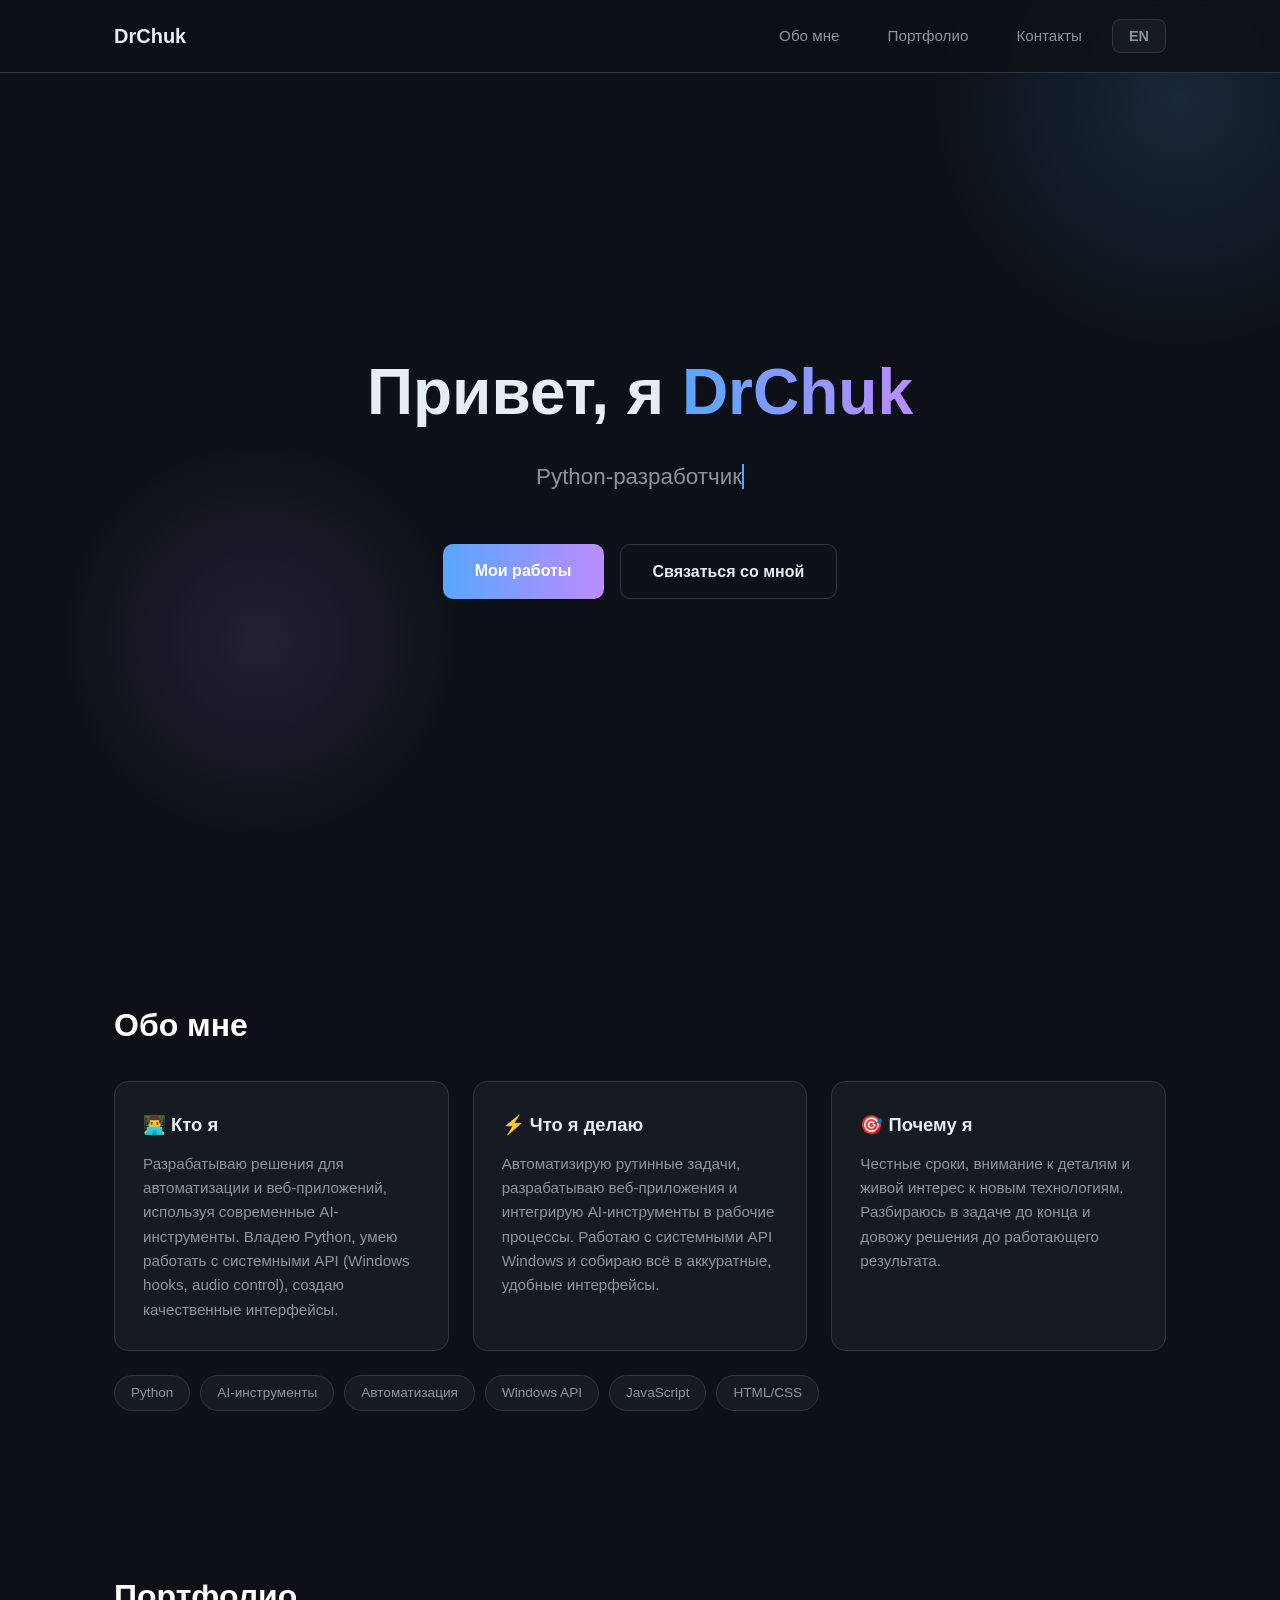
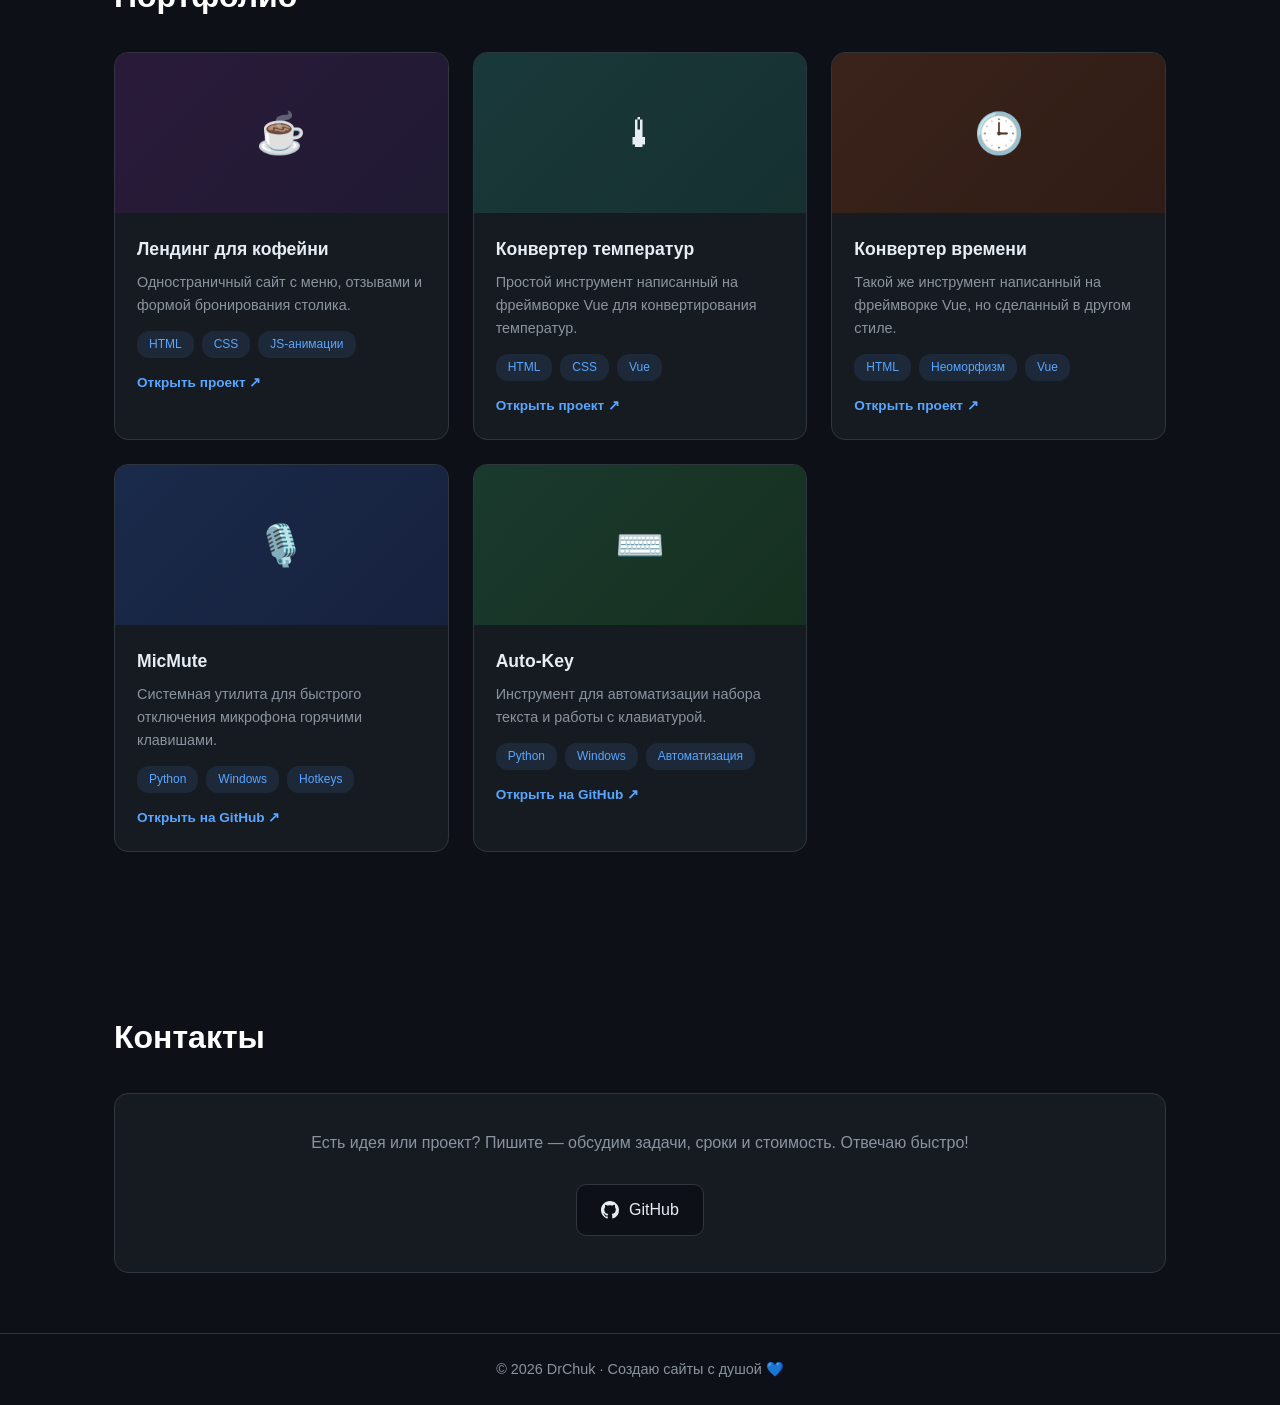
<file: index.html>
<!DOCTYPE html>
<html lang="ru">
<head>
  <meta charset="UTF-8">
  <meta name="viewport" content="width=device-width, initial-scale=1.0">
  <title>DrChuk — Разработчик | Сайты на заказ</title>

  <link rel="stylesheet" href="style.css">
</head>
<body>

  <header>
    <div class="nav">
      <a href="#home" class="logo">DrChuk</a>
      <div class="nav-right">
        <nav>
          <ul>
            <li><a href="#about" data-i18n="nav.about">Обо мне</a></li>
            <li><a href="#portfolio" data-i18n="nav.portfolio">Портфолио</a></li>
            <li><a href="#contacts" data-i18n="nav.contacts">Контакты</a></li>
          </ul>
        </nav>
        <button id="langToggle" class="lang-toggle" type="button" aria-label="Switch language">EN</button>
      </div>
    </div>
  </header>

  <!-- Главный экран -->
  <section class="hero" id="home">
    <h1><span data-i18n="hero.greeting">Привет, я</span> <em>DrChuk</em></h1>
    <p class="typing"><span id="typed"></span><span class="cursor"></span></p>
    <div class="hero-buttons">
      <a href="#portfolio" class="btn btn-primary" data-i18n="hero.work">Мои работы</a>
      <a href="#contacts" class="btn btn-outline" data-i18n="hero.contact">Связаться со мной</a>
    </div>
  </section>

  <!-- Обо мне -->
  <section id="about">
    <h2 class="reveal" data-i18n="about.title">Обо мне</h2>
    <div class="about-content">
      <div class="card reveal">
        <h3 data-i18n="about.who.title">👨‍💻 Кто я</h3>
        <p data-i18n="about.who.text">Разрабатываю решения для автоматизации и веб-приложений, используя современные AI-инструменты. Владею Python, умею работать с системными API (Windows hooks, audio control), создаю качественные интерфейсы.</p>
      </div>
      <div class="card reveal">
        <h3 data-i18n="about.doing.title">⚡ Что я делаю</h3>
        <p data-i18n="about.doing.text">Автоматизирую рутинные задачи, разрабатываю веб-приложения и интегрирую AI-инструменты в рабочие процессы. Работаю с системными API Windows и собираю всё в аккуратные, удобные интерфейсы.</p>
      </div>
      <div class="card reveal">
        <h3 data-i18n="about.why.title">🎯 Почему я</h3>
        <p data-i18n="about.why.text">Честные сроки, внимание к деталям и живой интерес к новым технологиям. Разбираюсь в задаче до конца и довожу решения до работающего результата.</p>
      </div>
    </div>
    <div class="skills reveal">
      <span class="tag" data-i18n="tag.python">Python</span>
      <span class="tag" data-i18n="tag.ai">AI-инструменты</span>
      <span class="tag" data-i18n="tag.automation">Автоматизация</span>
      <span class="tag" data-i18n="tag.win">Windows API</span>
      <span class="tag" data-i18n="tag.js">JavaScript</span>
      <span class="tag" data-i18n="tag.html">HTML/CSS</span>
    </div>
  </section>

  <!-- Портфолио -->
  <section id="portfolio">
    <h2 class="reveal" data-i18n="portfolio.title">Портфолио</h2>
    <div class="portfolio-grid">
      <a href="coffee-landing/index.html" target="_blank" rel="noopener" class="project-link">
        <article class="project reveal">
          <div class="project-thumb thumb-2">☕</div>
          <div class="project-body">
            <h3 data-i18n="project.coffee.title">Лендинг для кофейни</h3>
            <p data-i18n="project.coffee.desc">Одностраничный сайт с меню, отзывами и формой бронирования столика.</p>
            <div class="project-tags">
              <span>HTML</span><span>CSS</span><span data-i18n="tag.jsanim">JS-анимации</span>
            </div>
            <div class="project-link-hint" data-i18n="hint.open">Открыть проект ↗</div>
          </div>
        </article>
      </a>
      <a href="temp-converter/index.html" target="_blank" rel="noopener" class="project-link">
        <article class="project reveal">
          <div class="project-thumb thumb-4">🌡</div>
          <div class="project-body">
            <h3 data-i18n="project.converter.title">Конвертер температур</h3>
            <p data-i18n="project.converter.desc">Простой инструмент написанный на фреймворке Vue для конвертирования температур.</p>
            <div class="project-tags">
              <span>HTML</span><span>CSS</span><span>Vue</span>
            </div>
            <div class="project-link-hint" data-i18n="hint.open">Открыть проект ↗</div>
          </div>
        </article>
      </a>
      <a href="time-convert/index.html" target="_blank" rel="noopener" class="project-link">
        <article class="project reveal">
          <div class="project-thumb thumb-5">🕒</div>
          <div class="project-body">
            <h3 data-i18n="project.time-conver.title">Конвертер времени</h3>
            <p data-i18n="project.time-convert.desc">Такой же инструмент написанный на фреймворке Vue, но сделанный в другом стиле.</p>
            <div class="project-tags">
              <span>HTML</span><span data-i18n="tag.neumorphism">Неоморфизм</span><span>Vue</span>
            </div>
            <div class="project-link-hint" data-i18n="hint.open">Открыть проект ↗</div>
          </div>
        </article>
      </a>
      <a href="https://github.com/DrChuk/MicMute" target="_blank" rel="noopener" class="project-link">
        <article class="project reveal">
          <div class="project-thumb thumb-1">🎙️</div>
          <div class="project-body">
            <h3>MicMute</h3>
            <p data-i18n="project.mic.desc">Системная утилита для быстрого отключения микрофона горячими клавишами.</p>
            <div class="project-tags">
              <span>Python</span><span>Windows</span><span>Hotkeys</span>
            </div>
            <div class="project-link-hint" data-i18n="hint.github">Открыть на GitHub ↗</div>
          </div>
        </article>
      </a>
      <a href="https://github.com/DrChuk/Auto-Key" target="_blank" rel="noopener" class="project-link">
        <article class="project reveal">
          <div class="project-thumb thumb-3">⌨️</div>
          <div class="project-body">
            <h3>Auto-Key</h3>
            <p data-i18n="project.key.desc">Инструмент для автоматизации набора текста и работы с клавиатурой.</p>
            <div class="project-tags">
              <span>Python</span><span>Windows</span><span data-i18n="tag.automation">Автоматизация</span>
            </div>
            <div class="project-link-hint" data-i18n="hint.github">Открыть на GitHub ↗</div>
          </div>
        </article>
      </a>
    </div>
  </section>

  <!-- Контакты -->
  <section id="contacts">
    <h2 class="reveal" data-i18n="contacts.title">Контакты</h2>
    <div class="contacts-wrapper reveal">
      <p data-i18n="contacts.text">Есть идея или проект? Пишите — обсудим задачи, сроки и стоимость. Отвечаю быстро!</p>
      <div class="contact-links">
        <a href="https://github.com/DrChuk" target="_blank" rel="noopener" class="contact-link"><svg width="18" height="18" viewBox="0 0 16 16" fill="currentColor" aria-hidden="true"><path d="M8 0C3.58 0 0 3.58 0 8c0 3.54 2.29 6.53 5.47 7.59.4.07.55-.17.55-.38 0-.19-.01-.82-.01-1.49-2.01.37-2.53-.49-2.69-.94-.09-.23-.48-.94-.82-1.13-.28-.15-.68-.52-.01-.53.63-.01 1.08.58 1.23.82.72 1.21 1.87.87 2.33.66.07-.52.28-.87.51-1.07-1.78-.2-3.64-.89-3.64-3.95 0-.87.31-1.59.82-2.15-.08-.2-.36-1.02.08-2.12 0 0 .67-.21 2.2.82.64-.18 1.32-.27 2-.27s1.36.09 2 .27c1.53-1.04 2.2-.82 2.2-.82.44 1.1.16 1.92.08 2.12.51.56.82 1.27.82 2.15 0 3.07-1.87 3.75-3.65 3.95.29.25.54.73.54 1.48 0 1.07-.01 1.93-.01 2.2 0 .21.15.46.55.38A8.01 8.01 0 0 0 16 8c0-4.42-3.58-8-8-8z"/></svg> <span data-i18n="contacts.github">GitHub</span></a>
      </div>
    </div>
  </section>

  <footer>
    <span data-i18n="footer">© 2026 DrChuk · Создаю сайты с душой 💙</span>
  </footer>

  <button id="toTop" title="Наверх">↑</button>

  <script src="script.js" defer></script>
</body>
</html>
</file>
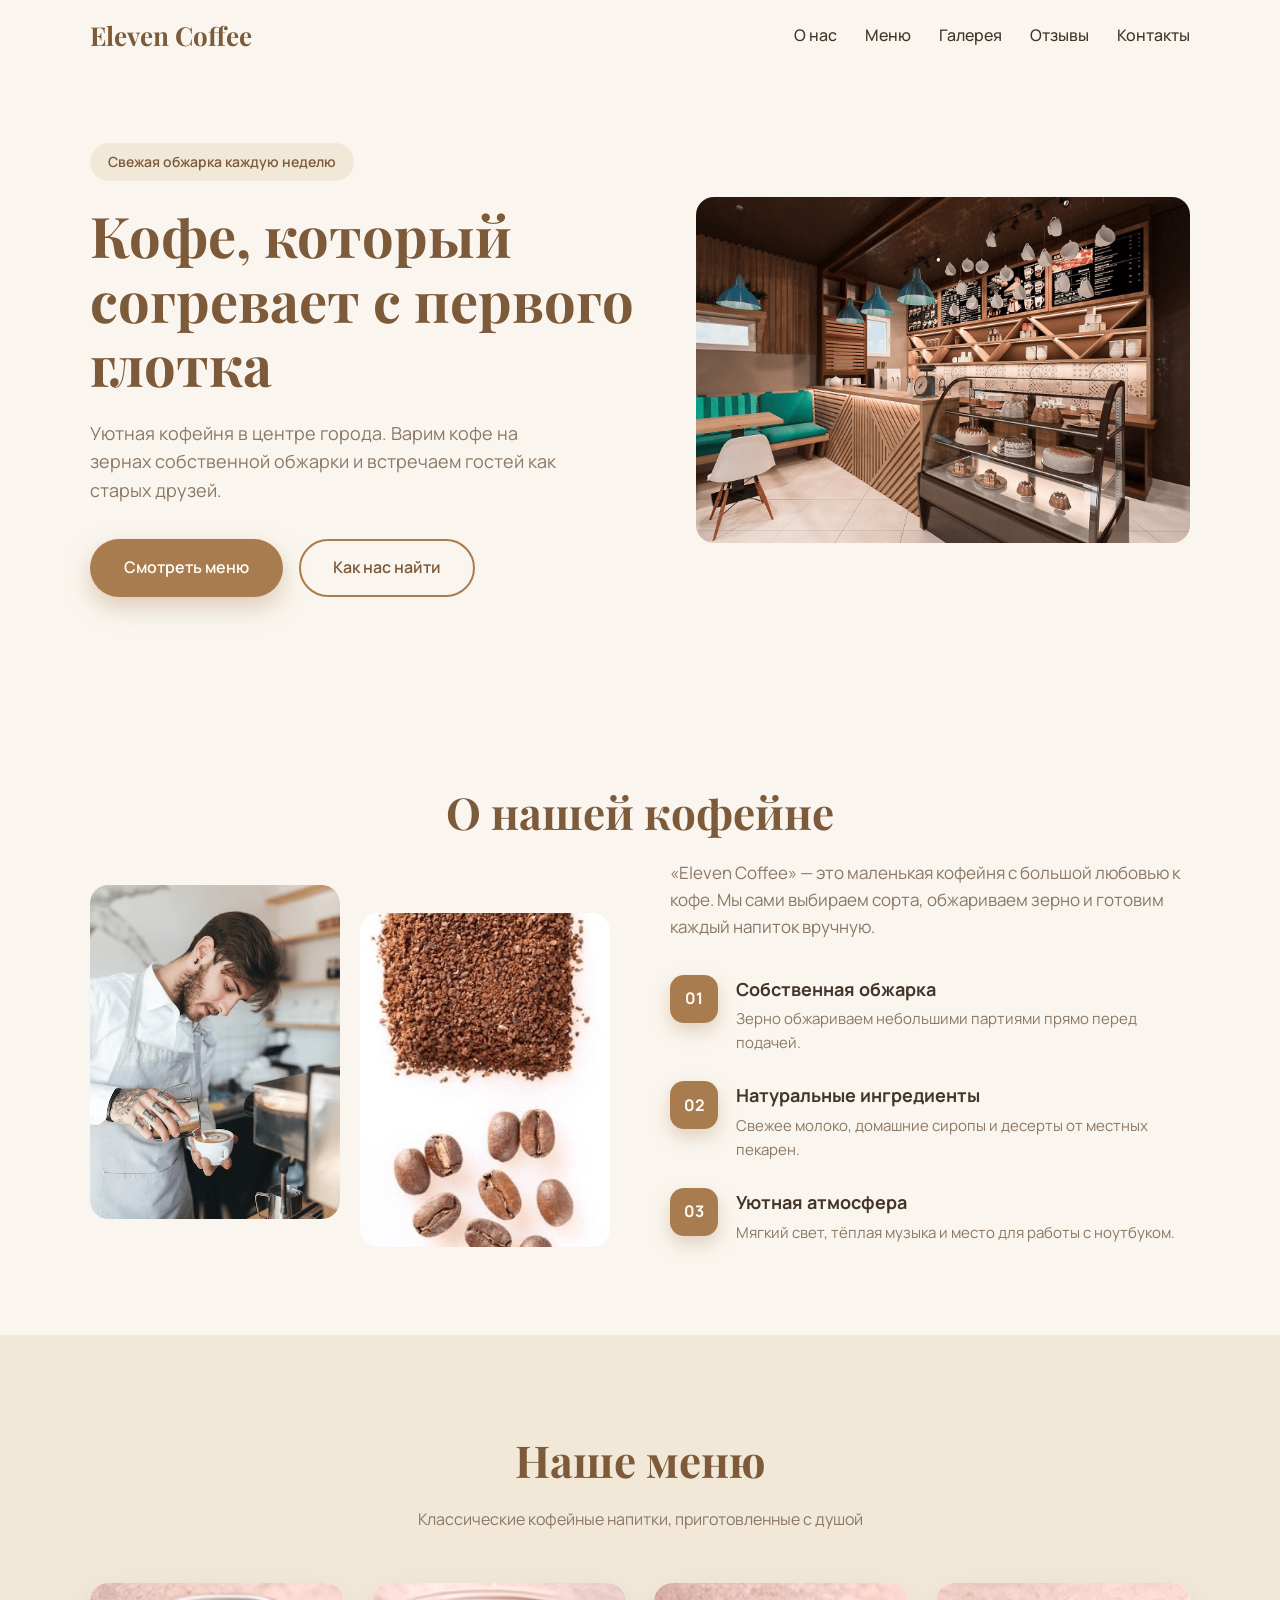
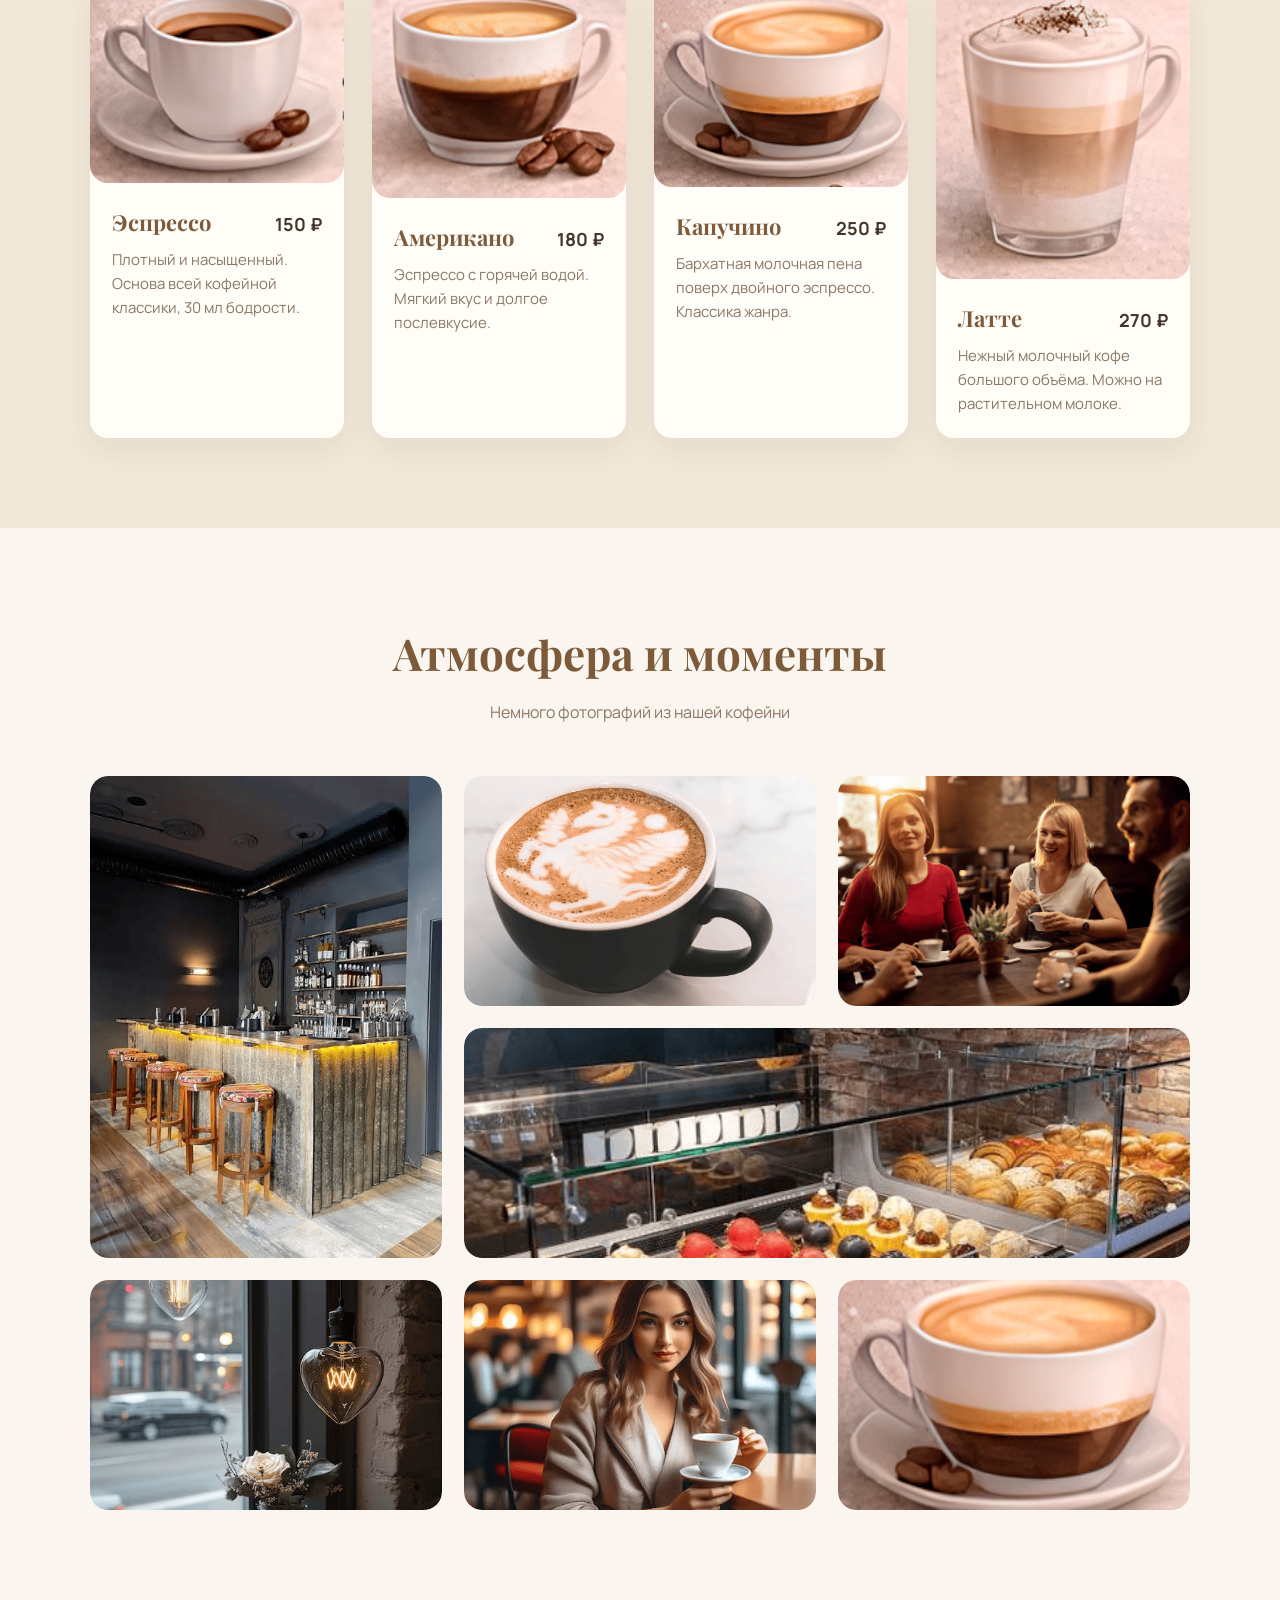
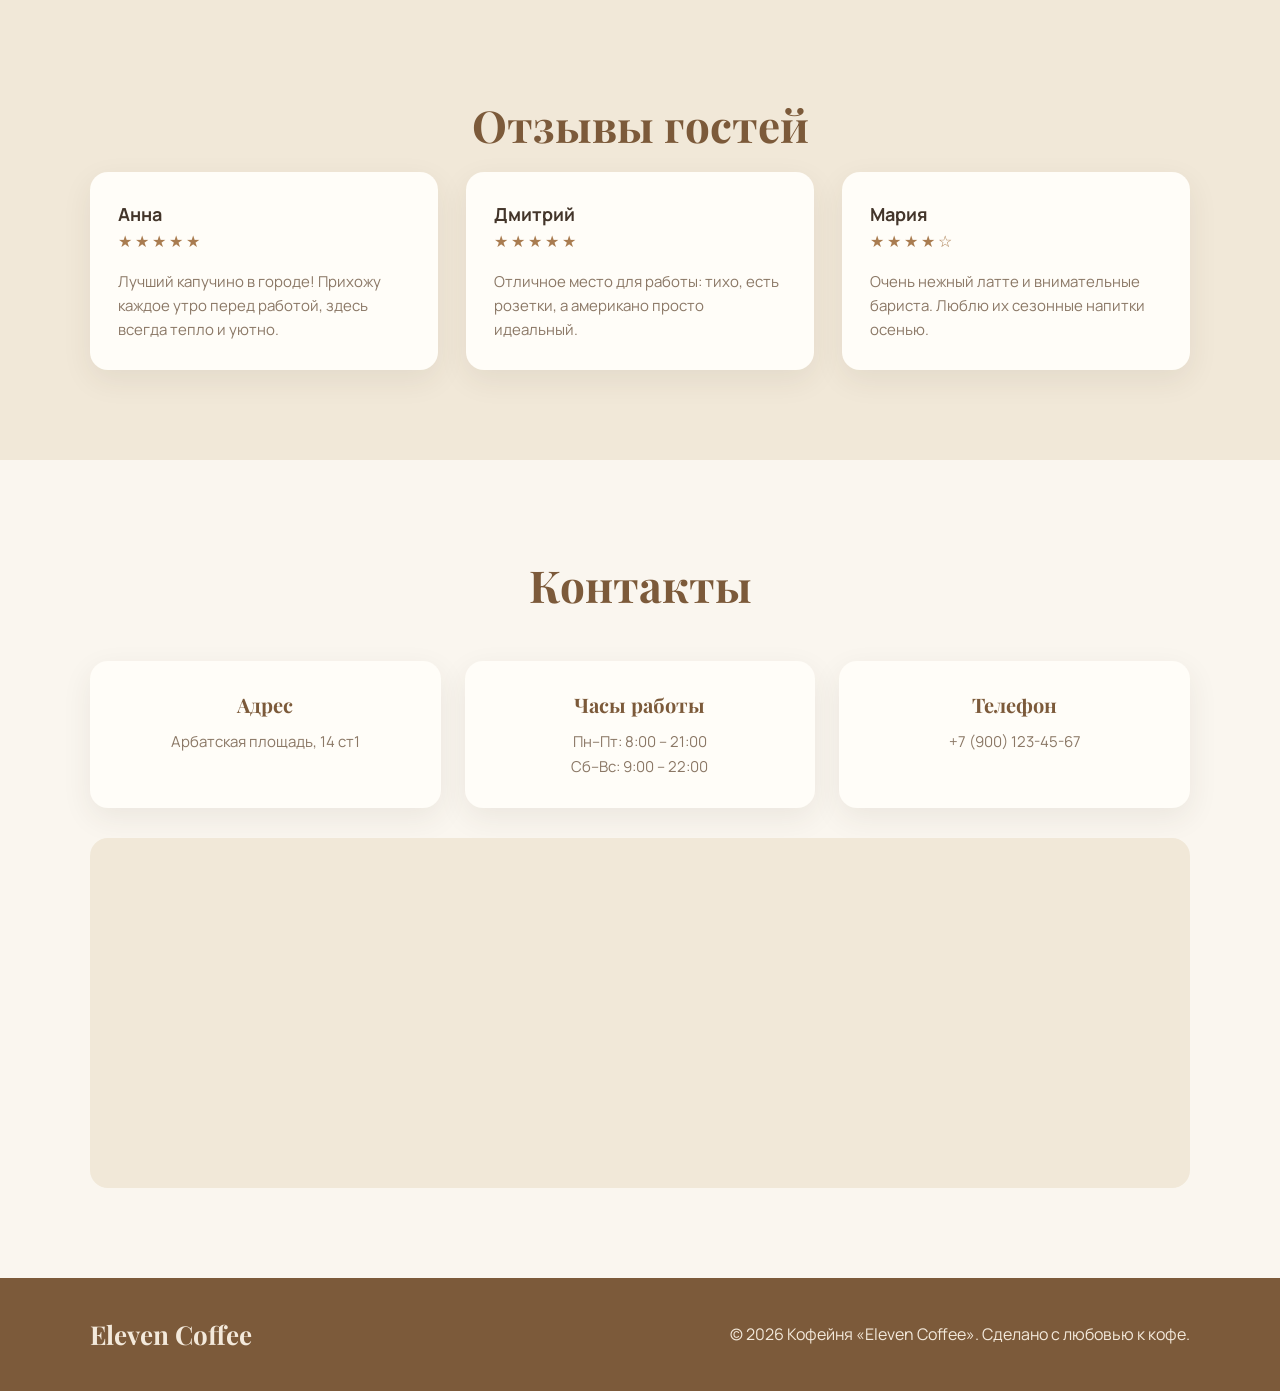
<file: coffee-landing/index.html>
<!DOCTYPE html>
<html lang="ru">
<head>
  <meta charset="UTF-8">
  <meta name="viewport" content="width=device-width, initial-scale=1.0">
  <title>Кофейня «Eleven Coffee»</title>
  <link rel="preconnect" href="https://fonts.googleapis.com">
  <link rel="preconnect" href="https://fonts.gstatic.com" crossorigin>
  <link href="https://fonts.googleapis.com/css2?family=Playfair+Display:wght@500;600;700&family=Manrope:wght@400;500;600;700&display=swap" rel="stylesheet">
  <link rel="stylesheet" href="style.css">
</head>
<body>

  <header class="header" id="header">
    <div class="container header__inner">
      <a href="#hero" class="logo">Eleven Coffee</a>
      <nav class="nav" id="nav">
        <a href="#about" class="nav__link">О нас</a>
        <a href="#menu" class="nav__link">Меню</a>
        <a href="#gallery" class="nav__link">Галерея</a>
        <a href="#reviews" class="nav__link">Отзывы</a>
        <a href="#contacts" class="nav__link">Контакты</a>
      </nav>
      <button class="burger" id="burger" aria-label="Меню">
        <span></span><span></span><span></span>
      </button>
    </div>
  </header>

  <main>

    <section class="hero" id="hero">
      <div class="container hero__inner">
        <div class="hero__content reveal">
          <p class="hero__tag">Свежая обжарка каждую неделю</p>
          <h1 class="hero__title">Кофе, который согревает с первого глотка</h1>
          <p class="hero__text">Уютная кофейня в центре города. Варим кофе на зернах собственной обжарки и встречаем гостей как старых друзей.</p>
          <div class="hero__actions">
            <a href="#menu" class="btn btn_primary">Смотреть меню</a>
            <a href="#contacts" class="btn btn_ghost">Как нас найти</a>
          </div>
        </div>
        <div class="hero__photo reveal">
          <div class="photo photo_hero"><img src="уютный интерьер кофейни.png" alt="Уютный интерьер кофейни"></div>
        </div>
      </div>
    </section>

    <section class="about section" id="about">
      <div class="container">
        <h2 class="section__title reveal">О нашей кофейне</h2>
        <div class="about__inner">
          <div class="about__photos">
            <div class="photo reveal"><img src="бариста за работой.png" alt="Бариста за работой"></div>
            <div class="photo reveal"><img src="1зерна и помол.png" alt="Зёрна и помол"></div>
          </div>
          <div class="about__content reveal">
            <p>«Eleven Coffee» — это маленькая кофейня с большой любовью к кофе. Мы сами выбираем сорта, обжариваем зерно и готовим каждый напиток вручную.</p>
            <ul class="features">
              <li class="feature">
                <div class="feature__icon">01</div>
                <div>
                  <h3>Собственная обжарка</h3>
                  <p>Зерно обжариваем небольшими партиями прямо перед подачей.</p>
                </div>
              </li>
              <li class="feature">
                <div class="feature__icon">02</div>
                <div>
                  <h3>Натуральные ингредиенты</h3>
                  <p>Свежее молоко, домашние сиропы и десерты от местных пекарен.</p>
                </div>
              </li>
              <li class="feature">
                <div class="feature__icon">03</div>
                <div>
                  <h3>Уютная атмосфера</h3>
                  <p>Мягкий свет, тёплая музыка и место для работы с ноутбуком.</p>
                </div>
              </li>
            </ul>
          </div>
        </div>
      </div>
    </section>

    <section class="menu section section_alt" id="menu">
      <div class="container">
        <h2 class="section__title reveal">Наше меню</h2>
        <p class="section__subtitle reveal">Классические кофейные напитки, приготовленные с душой</p>
        <div class="menu__grid">

          <article class="menu-card reveal">
            <div class="photo menu-card__photo"><img src="Эспрессо.png" alt="Эспрессо"></div>
            <div class="menu-card__body">
              <div class="menu-card__row">
                <h3>Эспрессо</h3>
                <span class="menu-card__price">150 ₽</span>
              </div>
              <p>Плотный и насыщенный. Основа всей кофейной классики, 30 мл бодрости.</p>
            </div>
          </article>

          <article class="menu-card reveal">
            <div class="photo menu-card__photo"><img src="Американо.png" alt="Американо"></div>
            <div class="menu-card__body">
              <div class="menu-card__row">
                <h3>Американо</h3>
                <span class="menu-card__price">180 ₽</span>
              </div>
              <p>Эспрессо с горячей водой. Мягкий вкус и долгое послевкусие.</p>
            </div>
          </article>

          <article class="menu-card reveal">
            <div class="photo menu-card__photo"><img src="Капучино.png" alt="Капучино"></div>
            <div class="menu-card__body">
              <div class="menu-card__row">
                <h3>Капучино</h3>
                <span class="menu-card__price">250 ₽</span>
              </div>
              <p>Бархатная молочная пена поверх двойного эспрессо. Классика жанра.</p>
            </div>
          </article>

          <article class="menu-card reveal">
            <div class="photo menu-card__photo"><img src="Латте.png" alt="Латте"></div>
            <div class="menu-card__body">
              <div class="menu-card__row">
                <h3>Латте</h3>
                <span class="menu-card__price">270 ₽</span>
              </div>
              <p>Нежный молочный кофе большого объёма. Можно на растительном молоке.</p>
            </div>
          </article>

        </div>
      </div>
    </section>

    <section class="gallery section" id="gallery">
      <div class="container">
        <h2 class="section__title reveal">Атмосфера и моменты</h2>
        <p class="section__subtitle reveal">Немного фотографий из нашей кофейни</p>
        <div class="gallery__grid">
          <div class="photo photo_tall reveal"><img src="стойка бара.png" alt="Стойка бара"></div>
          <div class="photo reveal"><img src="латте арт.png" alt="Латте-арт"></div>
          <div class="photo reveal"><img src="гости в кофейне.png" alt="Гости в кофейне"></div>
          <div class="photo photo_wide reveal"><img src="десертная витрина.png" alt="Десертная витрина"></div>
          <div class="photo reveal"><img src="Утренний свет у окна.png" alt="Утренний свет у окна"></div>
          <div class="photo reveal"><img src="девушка в кофейне.png" alt="Девушка в кофейне"></div>
          <div class="photo reveal"><img src="Капучино.png" alt="Капучино"></div>
        </div>
      </div>
    </section>

    <section class="reviews section section_alt" id="reviews">
      <div class="container">
        <h2 class="section__title reveal">Отзывы гостей</h2>
        <div class="reviews__grid">
          <article class="review reveal">
            <div class="review__head">
              <div>
                <h3>Анна</h3>
                <div class="review__stars">★★★★★</div>
              </div>
            </div>
            <p>Лучший капучино в городе! Прихожу каждое утро перед работой, здесь всегда тепло и уютно.</p>
          </article>
          <article class="review reveal">
            <div class="review__head">
              <div>
                <h3>Дмитрий</h3>
                <div class="review__stars">★★★★★</div>
              </div>
            </div>
            <p>Отличное место для работы: тихо, есть розетки, а американо просто идеальный.</p>
          </article>
          <article class="review reveal">
            <div class="review__head">
              <div>
                <h3>Мария</h3>
                <div class="review__stars">★★★★☆</div>
              </div>
            </div>
            <p>Очень нежный латте и внимательные бариста. Люблю их сезонные напитки осенью.</p>
          </article>
        </div>
      </div>
    </section>

    <section class="contacts section" id="contacts">
      <div class="container">
        <h2 class="section__title reveal">Контакты</h2>
        <div class="contacts__cards reveal">
          <div class="contacts__item">
            <h3>Адрес</h3>
            <p>Арбатская площадь, 14 ст1</p>
          </div>
          <div class="contacts__item">
            <h3>Часы работы</h3>
            <p>Пн–Пт: 8:00 – 21:00<br>Сб–Вс: 9:00 – 22:00</p>
          </div>
          <div class="contacts__item">
            <h3>Телефон</h3>
            <p>+7 (900) 123-45-67</p>
          </div>
        </div>
        <div class="contacts__map reveal">
          <iframe src="https://yandex.ru/map-widget/v1/?ll=37.6006%2C55.7485&z=17&text=Eleven%20Coffee%2C%20%D0%90%D1%80%D0%B1%D0%B0%D1%82%D1%81%D0%BA%D0%B0%D1%8F%20%D0%BF%D0%BB%D0%BE%D1%89%D0%B0%D0%B4%D1%8C%2C%2014%20%D1%81%D1%821" allowfullscreen="true" loading="lazy"></iframe>
        </div>
      </div>
    </section>

  </main>

  <footer class="footer">
    <div class="container footer__inner">
      <a href="#hero" class="logo logo_footer">Eleven Coffee</a>
      <p>© 2026 Кофейня «Eleven Coffee». Сделано с любовью к кофе.</p>
    </div>
  </footer>

  <script src="script.js"></script>
</body>
</html>
</file>
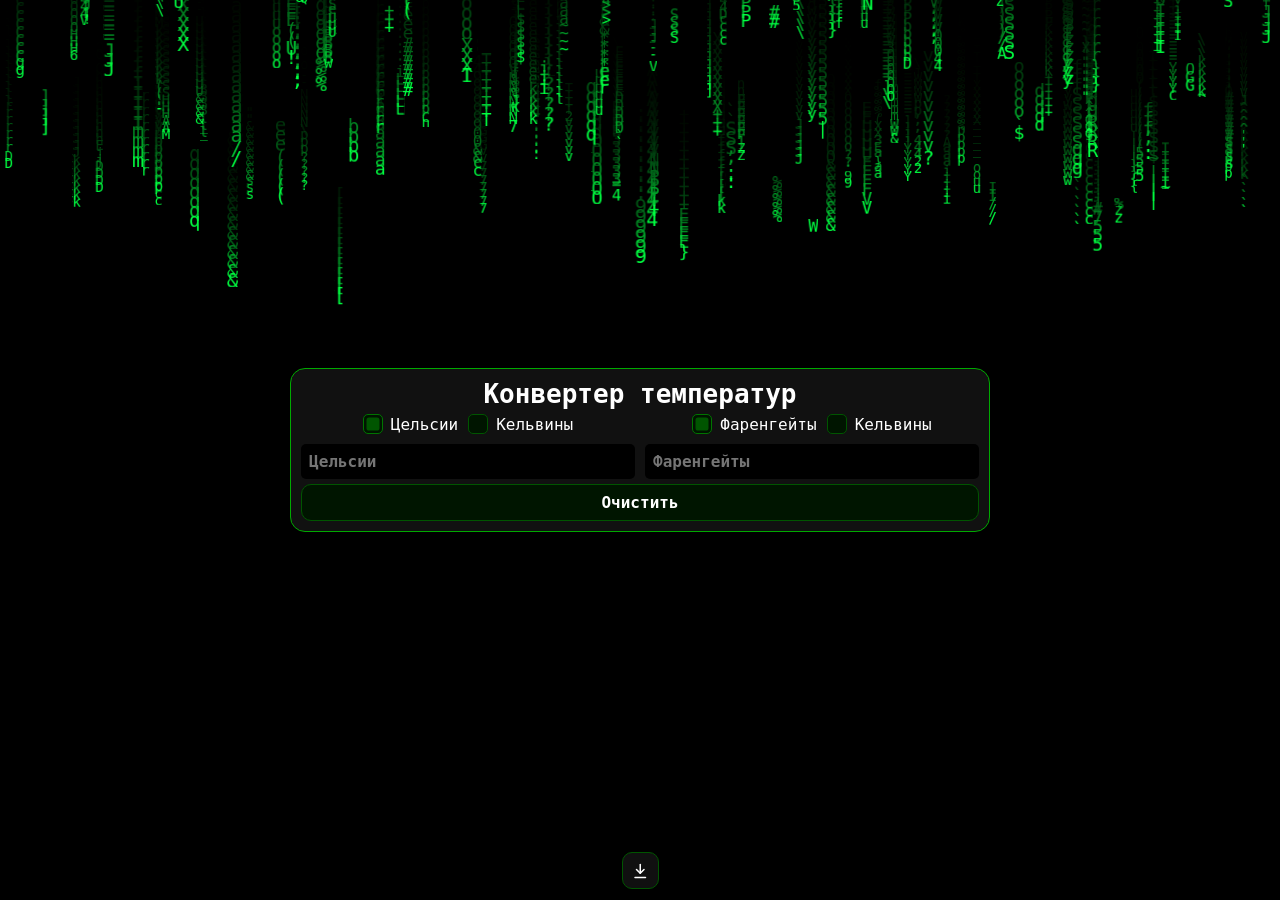
<file: temp-converter/index.html>
<!DOCTYPE html>
<html lang="">
  <head>
    <meta charset="UTF-8">
    <link rel="icon" href="/temp-converter/favicon.svg">
    <meta name="viewport" content="width=device-width, initial-scale=1.0">
    <link href="https://fonts.googleapis.com/css2?family=Jost:ital,wght@0,100..900;1,100..900" rel="stylesheet">
    <style>html{background-color:#000;height:100%}body{margin:0}</style>
    <title>Temperature Converter</title>
    <script type="module" crossorigin src="/temp-converter/assets/index-CIMyiCmM.js"></script>
    <link rel="stylesheet" crossorigin href="/temp-converter/assets/index-BG92VA3x.css">
  </head>
  <body>
    <div id="app"></div>
  </body>
</html>
</file>
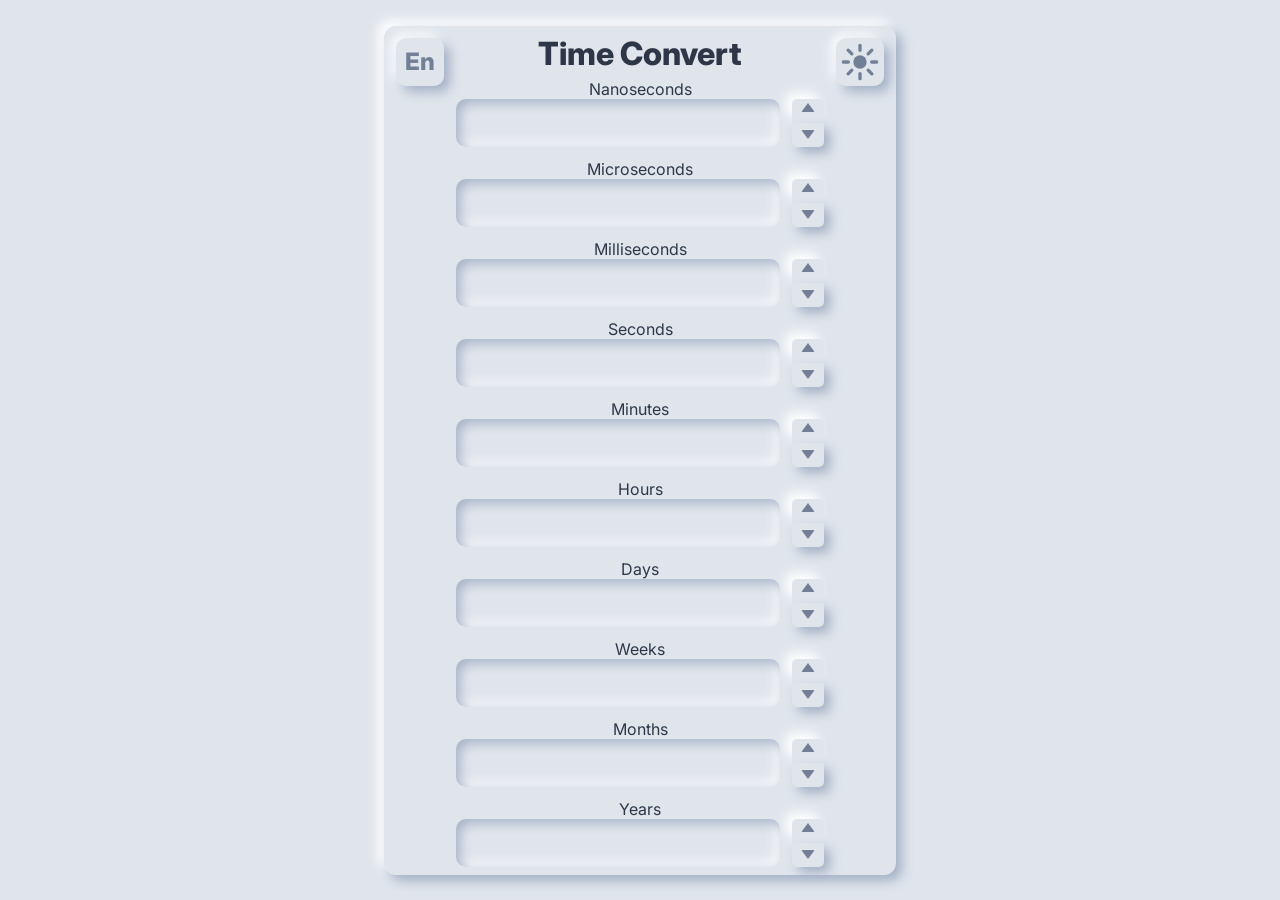
<file: time-convert/index.html>
<!doctype html>
<html lang="en">
  <head>
    <meta charset="UTF-8" />
    <link rel="icon" type="image/svg" href="/time-convert/assets/favicon-Bawo4pEG.svg" />
    <meta name="viewport" content="width=device-width, initial-scale=1.0" />
    <style>body{background-color:#000;margin:0;display:contents}</style>
    <style>@import "https://fonts.googleapis.com/css2?family=Inter:ital,opsz,wght@0,14..32,100..900;1,14..32,100..900";</style>
    <title>Time Convert</title>
    <script type="module" crossorigin src="/time-convert/assets/index-DVNrq10H.js"></script>
    <link rel="stylesheet" crossorigin href="/time-convert/assets/index-H8DWJLEP.css">
  </head>
  <body>
    <div id="app"></div>
  </body>
</html>
</file>
<file: style.css>
:root {
  --bg: #0d1117;
  --bg-card: #161b22;
  --bg-hover: #1f2630;
  --accent: #58a6ff;
  --accent-2: #bc8cff;
  --text: #e6edf3;
  --text-muted: #8b949e;
  --border: #30363d;
}

* {
  margin: 0;
  padding: 0;
  box-sizing: border-box;
}

html {
  scroll-behavior: smooth;
}

body {
  font-family: 'Segoe UI', Tahoma, sans-serif;
  background-color: var(--bg);
  color: var(--text);
  line-height: 1.6;
}

/* ---------- Шапка ---------- */
header {
  position: fixed;
  top: 0;
  left: 0;
  right: 0;
  z-index: 100;
  background: rgba(13, 17, 23, 0.85);
  backdrop-filter: blur(10px);
  border-bottom: 1px solid var(--border);
}

.nav {
  max-width: 1100px;
  margin: 0 auto;
  padding: 16px 24px;
  display: flex;
  align-items: center;
  justify-content: space-between;
}

.nav-right {
  display: flex;
  align-items: center;
  gap: 12px;
}

.logo {
  font-size: 1.25rem;
  font-weight: 700;
  color: var(--text);
  text-decoration: none;
}

nav ul {
  display: flex;
  gap: 12px;
  list-style: none;
}

nav a {
  display: inline-block;
  padding: 8px 18px;
  color: var(--text-muted);
  text-decoration: none;
  font-size: 0.95rem;
  border-radius: 8px;
  transition: all 0.25s ease;
}

nav a:hover,
nav a.active {
  color: var(--text);
  background: var(--bg-hover);
}

.lang-toggle {
  padding: 8px 16px;
  background: var(--bg-card);
  border: 1px solid var(--border);
  border-radius: 8px;
  color: var(--text-muted);
  font-size: 0.9rem;
  font-weight: 600;
  cursor: pointer;
  transition: all 0.25s ease;
}

.lang-toggle:hover {
  color: var(--text);
  border-color: var(--accent);
}

/* ---------- Общие секции ---------- */
section {
  padding: 100px 24px 60px;
  max-width: 1100px;
  margin: 0 auto;
}

h2 {
  font-size: 2rem;
  margin-bottom: 30px;
  color: #ffffff;
}

.reveal {
  opacity: 0;
  transform: translateY(30px);
  transition: opacity 0.7s ease, transform 0.7s ease;
}

.reveal.visible {
  opacity: 1;
  transform: translateY(0);
}

/* ---------- Главный экран ---------- */
.hero {
  min-height: 100vh;
  max-width: 100%;
  display: flex;
  flex-direction: column;
  justify-content: center;
  align-items: center;
  text-align: center;
  position: relative;
  overflow: hidden;
}

.hero::before {
  content: '';
  position: absolute;
  width: 500px;
  height: 500px;
  border-radius: 50%;
  background: radial-gradient(circle, rgba(88, 166, 255, 0.15), transparent 70%);
  top: -150px;
  right: -150px;
}

.hero::after {
  content: '';
  position: absolute;
  width: 400px;
  height: 400px;
  border-radius: 50%;
  background: radial-gradient(circle, rgba(188, 140, 255, 0.12), transparent 70%);
  bottom: 60px;
  left: 60px;
}

.hero h1 {
  font-size: clamp(2.2rem, 6vw, 4rem);
  margin-bottom: 16px;
  position: relative;
  z-index: 1;
}

.hero h1 em {
  font-style: normal;
  background: linear-gradient(90deg, var(--accent), var(--accent-2));
  -webkit-background-clip: text;
  background-clip: text;
  -webkit-text-fill-color: transparent;
}

.typing {
  font-size: clamp(1rem, 2.5vw, 1.4rem);
  color: var(--text-muted);
  min-height: 2em;
  position: relative;
  z-index: 1;
}

.cursor {
  display: inline-block;
  width: 2px;
  height: 1.1em;
  background: var(--accent);
  vertical-align: text-bottom;
  animation: blink 0.8s infinite;
}

@keyframes blink {
  50% { opacity: 0; }
}

.hero-buttons {
  margin-top: 40px;
  display: flex;
  gap: 16px;
  flex-wrap: wrap;
  justify-content: center;
  position: relative;
  z-index: 1;
}

.btn {
  padding: 14px 32px;
  border-radius: 10px;
  font-size: 1rem;
  font-weight: 600;
  text-decoration: none;
  cursor: pointer;
  border: none;
  transition: all 0.25s ease;
}

.btn-primary {
  background: linear-gradient(90deg, var(--accent), var(--accent-2));
  color: #fff;
}

.btn-primary:hover {
  transform: translateY(-3px);
  box-shadow: 0 8px 24px rgba(88, 166, 255, 0.35);
}

.btn-outline {
  background: transparent;
  color: var(--text);
  border: 1px solid var(--border);
}

.btn-outline:hover {
  border-color: var(--accent);
  color: var(--accent);
  transform: translateY(-3px);
}

/* ---------- Обо мне ---------- */
.about-content {
  display: grid;
  grid-template-columns: repeat(auto-fit, minmax(260px, 1fr));
  gap: 24px;
}

.card {
  background: var(--bg-card);
  border: 1px solid var(--border);
  border-radius: 14px;
  padding: 28px;
  transition: all 0.3s ease;
}

.card:hover {
  transform: translateY(-5px);
  border-color: var(--accent);
  box-shadow: 0 10px 30px rgba(0, 0, 0, 0.4);
}

.card h3 {
  margin-bottom: 12px;
  font-size: 1.15rem;
}

.card p {
  color: var(--text-muted);
  font-size: 0.95rem;
}

.skills {
  margin-top: 24px;
  display: flex;
  flex-wrap: wrap;
  gap: 10px;
}

.tag {
  padding: 6px 16px;
  background: var(--bg-card);
  border: 1px solid var(--border);
  border-radius: 20px;
  font-size: 0.85rem;
  color: var(--text-muted);
  transition: all 0.25s ease;
}

.tag:hover {
  color: var(--accent);
  border-color: var(--accent);
}

/* ---------- Портфолио ---------- */
.portfolio-grid {
  display: grid;
  grid-template-columns: repeat(auto-fit, minmax(280px, 1fr));
  gap: 24px;
}

.project-link {
  display: block;
  color: inherit;
  text-decoration: none;
}

.project {
  background: var(--bg-card);
  border: 1px solid var(--border);
  border-radius: 14px;
  overflow: hidden;
  transition: all 0.3s ease;
  height: 100%;
}

.project:hover {
  transform: translateY(-5px);
  border-color: var(--accent-2);
  box-shadow: 0 10px 30px rgba(0, 0, 0, 0.4);
}

.project-thumb {
  height: 160px;
  display: flex;
  align-items: center;
  justify-content: center;
  font-size: 2.5rem;
}

.thumb-1 { background: linear-gradient(135deg, #1a2a4a, #16213e); }
.thumb-2 { background: linear-gradient(135deg, #2a1a3a, #201a33); }
.thumb-3 { background: linear-gradient(135deg, #1a3a2e, #16301f); }
.thumb-4 { background: linear-gradient(135deg, #1a393a, #163030); }
.thumb-5 { background: linear-gradient(135deg, #3a231a, #301c16); }

.project-body {
  padding: 22px;
}

.project-body h3 {
  font-size: 1.1rem;
  margin-bottom: 8px;
}

.project-body p {
  color: var(--text-muted);
  font-size: 0.9rem;
  margin-bottom: 14px;
}

.project-tags {
  display: flex;
  gap: 8px;
  flex-wrap: wrap;
}

.project-tags span {
  font-size: 0.75rem;
  padding: 4px 12px;
  border-radius: 12px;
  background: rgba(88, 166, 255, 0.1);
  color: var(--accent);
}

.project-link-hint {
  margin-top: 14px;
  font-size: 0.85rem;
  font-weight: 600;
  color: var(--accent);
  transition: transform 0.25s ease;
}

.project:hover .project-link-hint {
  transform: translateX(4px);
}

/* ---------- Контакты ---------- */
.contacts-wrapper {
  background: var(--bg-card);
  border: 1px solid var(--border);
  border-radius: 14px;
  padding: 36px;
  text-align: center;
}

.contacts-wrapper p {
  color: var(--text-muted);
  margin-bottom: 28px;
}

.contact-links {
  display: flex;
  gap: 16px;
  justify-content: center;
  flex-wrap: wrap;
}

.contact-link {
  display: flex;
  align-items: center;
  gap: 10px;
  padding: 12px 24px;
  background: var(--bg);
  border: 1px solid var(--border);
  border-radius: 10px;
  color: var(--text);
  text-decoration: none;
  transition: all 0.25s ease;
}

.contact-link:hover {
  border-color: var(--accent);
  color: var(--accent);
  transform: translateY(-3px);
}

/* ---------- Подвал ---------- */
footer {
  border-top: 1px solid var(--border);
  padding: 24px;
  text-align: center;
  color: var(--text-muted);
  font-size: 0.9rem;
}

/* ---------- Кнопка наверх ---------- */
#toTop {
  position: fixed;
  bottom: 30px;
  right: 30px;
  width: 48px;
  height: 48px;
  border-radius: 50%;
  background: var(--bg-card);
  border: 1px solid var(--border);
  color: var(--accent);
  font-size: 1.3rem;
  cursor: pointer;
  opacity: 0;
  visibility: hidden;
  transition: all 0.3s ease;
  z-index: 99;
}

#toTop.show {
  opacity: 1;
  visibility: visible;
}

#toTop:hover {
  border-color: var(--accent);
  transform: translateY(-3px);
}

/* ---------- Адаптивность ---------- */
@media (max-width: 640px) {
  .nav {
    flex-direction: column;
    gap: 12px;
  }
  .nav-right {
    flex-wrap: wrap;
    justify-content: center;
  }
  section {
    padding-top: 140px;
  }
  .hero {
    padding-top: 180px;
  }
}
</file>
<file: coffee-landing/style.css>
:root {
  --bg: #faf6ef;
  --bg-alt: #f1e8d8;
  --card: #fffdf8;
  --accent: #a97c50;
  --accent-dark: #7c5a3a;
  --text: #43352a;
  --muted: #8b7866;
  --border: #e5d8c4;
  --radius: 18px;
}

* {
  margin: 0;
  padding: 0;
  box-sizing: border-box;
}

html {
  scroll-behavior: smooth;
}

body {
  font-family: "Manrope", Arial, sans-serif;
  background: var(--bg);
  color: var(--text);
  line-height: 1.6;
}

img,
svg {
  display: block;
  max-width: 100%;
}

.container {
  max-width: 1140px;
  margin: 0 auto;
  padding: 0 20px;
}

.section {
  padding: 90px 0;
}

.section_alt {
  background: var(--bg-alt);
}

.section__title {
  font-family: "Playfair Display", Georgia, serif;
  font-size: clamp(30px, 4vw, 44px);
  color: var(--accent-dark);
  text-align: center;
  margin-bottom: 12px;
}

.section__subtitle {
  text-align: center;
  color: var(--muted);
  max-width: 520px;
  margin: 0 auto 50px;
}

.btn {
  display: inline-block;
  padding: 14px 32px;
  border-radius: 999px;
  font-weight: 600;
  font-size: 16px;
  text-decoration: none;
  border: 2px solid transparent;
  cursor: pointer;
  transition: transform 0.25s ease, box-shadow 0.25s ease, background 0.25s ease, color 0.25s ease;
}

.btn_primary {
  background: var(--accent);
  color: #fffdf8;
  box-shadow: 0 10px 24px rgba(169, 124, 80, 0.35);
}

.btn_primary:hover {
  background: var(--accent-dark);
  transform: translateY(-2px);
}

.btn_ghost {
  border-color: var(--accent);
  color: var(--accent-dark);
}

.btn_ghost:hover {
  background: var(--accent);
  color: #fffdf8;
  transform: translateY(-2px);
}

.photo {
  position: relative;
  display: flex;
  align-items: center;
  justify-content: center;
  background:
    radial-gradient(circle at 25% 25%, rgba(255, 255, 255, 0.55) 0 12%, transparent 13%),
    linear-gradient(145deg, #ecdfc9, #e0cfb2);
  border: 2px dashed rgba(124, 90, 58, 0.45);
  border-radius: var(--radius);
  min-height: 220px;
  overflow: hidden;
  transition: border-color 0.3s ease, transform 0.3s ease;
}

.photo:hover {
  border-color: var(--accent);
}

.photo span {
  color: rgba(124, 90, 58, 0.75);
  font-size: 14px;
  font-weight: 600;
  letter-spacing: 0.04em;
  padding: 10px 16px;
  text-align: center;
}

.photo::before {
  content: "";
  position: absolute;
  top: 18px;
  right: 22px;
  width: 34px;
  height: 34px;
  border-radius: 50% 0 50% 50%;
  background: rgba(124, 90, 58, 0.28);
  transform: rotate(45deg);
}

.photo img {
  width: 100%;
  height: 100%;
  object-fit: cover;
  border-radius: var(--radius);
}

.photo:has(img) {
  border: none;
  background: none;
}

.photo:has(img)::before {
  display: none;
}

.photo:has(img) span {
  display: none;
}

.header {
  position: sticky;
  top: 0;
  z-index: 100;
  background: rgba(250, 246, 239, 0.92);
  backdrop-filter: blur(10px);
  border-bottom: 1px solid transparent;
  transition: box-shadow 0.3s ease, border-color 0.3s ease;
}

.header.scrolled {
  border-color: var(--border);
  box-shadow: 0 6px 24px rgba(67, 53, 42, 0.08);
}

.header__inner {
  display: flex;
  align-items: center;
  justify-content: space-between;
  height: 72px;
}

.logo {
  font-family: "Playfair Display", Georgia, serif;
  font-size: 26px;
  font-weight: 700;
  color: var(--accent-dark);
  text-decoration: none;
}

.nav {
  display: flex;
  gap: 28px;
}

.nav__link {
  color: var(--text);
  text-decoration: none;
  font-weight: 500;
  position: relative;
  transition: color 0.25s ease;
}

.nav__link::after {
  content: "";
  position: absolute;
  left: 0;
  bottom: -6px;
  width: 0;
  height: 2px;
  background: var(--accent);
  transition: width 0.25s ease;
}

.nav__link:hover {
  color: var(--accent-dark);
}

.nav__link:hover::after {
  width: 100%;
}

.burger {
  display: none;
  flex-direction: column;
  gap: 5px;
  background: none;
  border: none;
  cursor: pointer;
  padding: 8px;
}

.burger span {
  width: 26px;
  height: 3px;
  border-radius: 2px;
  background: var(--accent-dark);
  transition: transform 0.3s ease, opacity 0.3s ease;
}

.burger.open span:nth-child(1) {
  transform: translateY(8px) rotate(45deg);
}

.burger.open span:nth-child(2) {
  opacity: 0;
}

.burger.open span:nth-child(3) {
  transform: translateY(-8px) rotate(-45deg);
}

.hero {
  padding: 70px 0 90px;
}

.hero__inner {
  display: grid;
  grid-template-columns: 1.05fr 0.95fr;
  gap: 60px;
  align-items: center;
}

.hero__tag {
  display: inline-block;
  background: var(--bg-alt);
  color: var(--accent-dark);
  font-weight: 600;
  font-size: 14px;
  padding: 8px 18px;
  border-radius: 999px;
  margin-bottom: 22px;
}

.hero__title {
  font-family: "Playfair Display", Georgia, serif;
  font-size: clamp(36px, 5vw, 56px);
  line-height: 1.15;
  color: var(--accent-dark);
  margin-bottom: 22px;
}

.hero__text {
  color: var(--muted);
  font-size: 18px;
  margin-bottom: 34px;
  max-width: 480px;
}

.hero__actions {
  display: flex;
  gap: 16px;
  flex-wrap: wrap;
}

.photo_hero {
  min-height: 420px;
}

.about__inner {
  display: grid;
  grid-template-columns: 1fr 1fr;
  gap: 60px;
  align-items: center;
}

.about__photos {
  display: grid;
  grid-template-columns: 1fr 1fr;
  gap: 20px;
}

.about__photos .photo:last-child {
  transform: translateY(28px);
  aspect-ratio: 3 / 4;
}

.about__photos .photo:first-child {
  aspect-ratio: 3 / 4;
}

.about__content > p {
  color: var(--muted);
  font-size: 17px;
  margin-bottom: 34px;
}

.features {
  list-style: none;
  display: grid;
  gap: 26px;
}

.feature {
  display: flex;
  gap: 18px;
  align-items: flex-start;
}

.feature__icon {
  flex-shrink: 0;
  width: 48px;
  height: 48px;
  border-radius: 14px;
  background: var(--accent);
  color: #fffdf8;
  display: flex;
  align-items: center;
  justify-content: center;
  font-weight: 700;
  font-size: 16px;
  box-shadow: 0 8px 18px rgba(169, 124, 80, 0.3);
}

.feature h3 {
  font-size: 18px;
  margin-bottom: 4px;
}

.feature p {
  color: var(--muted);
  font-size: 15px;
}

.menu__grid {
  display: grid;
  grid-template-columns: repeat(auto-fit, minmax(240px, 1fr));
  gap: 28px;
}

.menu-card {
  background: var(--card);
  border-radius: var(--radius);
  overflow: hidden;
  box-shadow: 0 10px 30px rgba(67, 53, 42, 0.08);
  transition: transform 0.3s ease, box-shadow 0.3s ease;
}

.menu-card:hover {
  transform: translateY(-6px);
  box-shadow: 0 18px 40px rgba(67, 53, 42, 0.14);
}

.menu-card .photo {
  border: none;
  border-radius: 0;
  min-height: 200px;
}

.menu-card .photo::before {
  display: none;
}

.menu-card .photo span {
  display: none;
}

.menu-card__body {
  padding: 22px;
}

.menu-card__row {
  display: flex;
  justify-content: space-between;
  align-items: baseline;
  gap: 12px;
  margin-bottom: 8px;
}

.menu-card__row h3 {
  font-family: "Playfair Display", Georgia, serif;
  font-size: 22px;
  color: var(--accent-dark);
}

.menu-card__price {
  font-weight: 700;
  font-size: 18px;
  white-space: nowrap;
}

.menu-card__body p {
  color: var(--muted);
  font-size: 15px;
}

.gallery__grid {
  display: grid;
  grid-template-columns: repeat(3, 1fr);
  grid-auto-rows: 230px;
  gap: 22px;
}

.photo_tall {
  grid-row: span 2;
  min-height: unset;
}

.photo_wide {
  grid-column: span 2;
}

.reviews__grid {
  display: grid;
  grid-template-columns: repeat(auto-fit, minmax(260px, 1fr));
  gap: 28px;
}

.review {
  background: var(--card);
  border-radius: var(--radius);
  padding: 28px;
  box-shadow: 0 10px 30px rgba(67, 53, 42, 0.08);
}

.review__head {
  margin-bottom: 16px;
}

.review h3 {
  font-size: 18px;
}

.review__stars {
  color: var(--accent);
  letter-spacing: 3px;
}

.review p {
  color: var(--muted);
  font-size: 15px;
}

.contacts__cards {
  display: grid;
  grid-template-columns: repeat(3, 1fr);
  gap: 24px;
  margin-top: 40px;
  margin-bottom: 30px;
}

.contacts__item {
  background: var(--card);
  border-radius: var(--radius);
  padding: 28px;
  box-shadow: 0 10px 30px rgba(67, 53, 42, 0.08);
  text-align: center;
}

.contacts__item h3 {
  font-family: "Playfair Display", Georgia, serif;
  color: var(--accent-dark);
  font-size: 20px;
  margin-bottom: 8px;
}

.contacts__item p {
  color: var(--muted);
  font-size: 15px;
  line-height: 1.7;
}

.contacts__map {
  border-radius: var(--radius);
  overflow: hidden;
  min-height: 350px;
  background: var(--bg-alt);
}

.contacts__map iframe {
  width: 100%;
  height: 350px;
  border: 0;
  display: block;
}

.footer {
  background: var(--accent-dark);
  color: #f3e9db;
  padding: 36px 0;
}

.footer__inner {
  display: flex;
  justify-content: space-between;
  align-items: center;
  gap: 20px;
  flex-wrap: wrap;
}

.logo_footer {
  color: #f3e9db;
}

.reveal {
  opacity: 0;
  transform: translateY(28px);
  transition: opacity 0.7s ease, transform 0.7s ease;
}

.reveal.visible {
  opacity: 1;
  transform: translateY(0);
}

@media (max-width: 900px) {
  .section {
    padding: 64px 0;
  }

  .hero__inner,
  .about__inner {
    grid-template-columns: 1fr;
    gap: 40px;
  }

  .photo_hero {
    min-height: 300px;
  }

  .about__photos .photo:last-child {
    transform: none;
  }

  .gallery__grid {
    grid-template-columns: repeat(2, 1fr);
    grid-auto-rows: 190px;
  }

  .photo_tall,
  .photo_wide {
    grid-row: auto;
    grid-column: auto;
  }

  .contacts__cards {
    grid-template-columns: 1fr;
  }

  .nav {
    position: fixed;
    top: 72px;
    left: 0;
    right: 0;
    background: var(--bg);
    flex-direction: column;
    align-items: center;
    gap: 22px;
    padding: 30px 0;
    border-bottom: 1px solid var(--border);
    transform: translateY(-130%);
    transition: transform 0.35s ease;
    z-index: 99;
  }

  .nav.open {
    transform: translateY(0);
  }

  .burger {
    display: flex;
  }
}

@media (max-width: 520px) {
  .gallery__grid {
    grid-template-columns: 1fr;
    grid-auto-rows: 210px;
  }

  .photo_tall,
  .photo_wide {
    grid-row: auto;
    grid-column: auto;
  }

  .footer__inner {
    justify-content: center;
    text-align: center;
  }
}
</file>
<file: temp-converter/assets/index-BG92VA3x.css>
.matrix-bg[data-v-ba40245b]{z-index:-1;pointer-events:none;background:#000;width:1920px;height:1080px;position:fixed;inset:0}@media (width<=768px){.matrix-bg[data-v-ba40245b]{z-index:-1;pointer-events:none;background:#000;width:100%;height:100%;position:fixed;inset:0}}.download-frame[data-v-65bd5bff]{vertical-align:middle;justify-content:center;align-items:center;width:100%;height:4%;padding-bottom:15px;display:flex;position:fixed;top:95%;left:0%}.center[data-v-65bd5bff]{vertical-align:middle;background-color:#101010;border:1px solid #050;border-radius:10px;justify-content:center;align-items:center;width:35px;height:35px;transition:width .3s ease-out;display:flex;position:relative;transform:translateY(5px)}.center[data-v-65bd5bff]:hover{width:70px}.off[data-v-65bd5bff]{display:none}.download-button[data-v-65bd5bff]{background-color:#0000;border:none;width:25%;height:50%;padding:0;transition:transform .3s ease-out;position:absolute;top:50%;left:50%;transform:translate(-50%,-50%)}.center .windows-button .download[data-v-65bd5bff]{opacity:1;width:200%;height:200%;transition:opacity .3s ease-out,transform .3s ease-out;transform:translate(-25%,-25%)}.center:hover .windows-button .download[data-v-65bd5bff]{transform:translate(25%,-25%)}.center .windows-button .windows[data-v-65bd5bff]{opacity:0;transition:opacity .3s ease-out}.center:hover .windows-button[data-v-65bd5bff]{transform:translate(-150%,-50%)}.center:hover .windows-button .windows[data-v-65bd5bff]{opacity:1;transition:filter .2s ease-in-out}.center:hover .windows-button .windows[data-v-65bd5bff]:hover{filter:brightness(0)saturate()invert(35%)sepia(24%)saturate(3377%)hue-rotate(179deg)brightness(101%)contrast(114%)}.center:hover .windows-button .download[data-v-65bd5bff]{opacity:0}.center .android-button .android[data-v-65bd5bff]{opacity:0;transition:opacity .3s ease-out,filter .3s ease-in-out}.center:hover .android-button[data-v-65bd5bff]{transform:translate(50%,-50%)}.center:hover .android-button .android[data-v-65bd5bff]{opacity:1}.center:hover .android-button .android[data-v-65bd5bff]:hover{filter:brightness(0)saturate()invert(53%)sepia(84%)saturate(1828%)hue-rotate(80deg)brightness(119%)contrast(127%)}.center[data-v-65bd5bff]:after{content:"";opacity:0;background-color:#666;width:1px;height:25px;transition:opacity .3s ease-out;position:absolute;top:50%;left:50%;transform:translate(-50%,-50%)}.center[data-v-65bd5bff]:hover:after{opacity:1}.download-button img[data-v-65bd5bff]{width:100%;height:100%;position:absolute;top:0;left:0}[data-v-31e58e38]{font-family:monospace}[data-v-31e58e38],[data-v-31e58e38]:after,[data-v-31e58e38]:before{box-sizing:border-box}.app[data-v-31e58e38]{text-align:center;flex-direction:column;justify-content:center;align-items:center;width:100%;height:100%;min-height:100dvh;margin:0;font-family:monospace;display:flex}h1[data-v-31e58e38]{color:#fff;margin:0}.window[data-v-31e58e38]{background-color:#111;border:1px solid #0a0;border-radius:15px;flex-flow:column;width:100%;max-width:700px;height:100%;padding:10px;display:flex;position:relative}.frame[data-v-31e58e38]{gap:10px;margin:5px 0;display:flex;position:relative}.radio-group[data-v-31e58e38]{flex-wrap:wrap;justify-content:center;gap:10px;width:100%;height:100%;display:flex;position:relative}.radio input[type=radio][data-v-31e58e38]{opacity:0;clip:rect(0 0 0 0);width:1px;height:1px;position:absolute;overflow:hidden}.radio[data-v-31e58e38]{cursor:pointer;-webkit-user-select:none;user-select:none;align-items:center;display:inline-flex}.radio .radio-mark[data-v-31e58e38]{background-color:#001500;border:1px solid #050;border-radius:25%;width:20px;height:20px;margin-right:8px;transition:border-color .25s;position:relative}.radio .radio-mark[data-v-31e58e38]:after{content:"";background-color:#050;border-radius:20%;width:13px;height:13px;transition:transform .15s;position:absolute;top:50%;left:50%;transform:translate(-50%,-50%)scale(0)}.radio input[type=radio]:checked+.radio-mark[data-v-31e58e38]{border-color:#007500}.radio input[type=radio]:checked+.radio-mark[data-v-31e58e38]:after{transform:translate(-50%,-50%)scale(1)}.radio .radio-text[data-v-31e58e38]{color:#fff;font-family:monospace;font-size:16px}input[type=number][data-v-31e58e38]::-webkit-inner-spin-button{appearance:none;margin:0}input[type=number][data-v-31e58e38]::-webkit-outer-spin-button{appearance:none;margin:0}input[type=number][data-v-31e58e38]{appearance:textfield}input[data-v-31e58e38]{color:#fff;background-color:#000;border:none;border-radius:5px;outline:none;width:100%;padding:8px;font-family:monospace;font-size:16px;font-weight:600;position:relative}button[data-v-31e58e38]{color:#fff;background-color:#001500;border:1px solid #050;border-radius:10px;width:100%;padding:8px;font-family:monospace;font-size:16px;font-weight:600;transition:all .25s}button[data-v-31e58e38]:hover{cursor:pointer;background-color:#003500;border-color:#007500}.no-select[data-v-31e58e38]{-webkit-user-select:none;user-select:none}.fade-in[data-v-31e58e38]{opacity:0;animation:.7s cubic-bezier(.22,1,.36,1) forwards fadeInUp-31e58e38;transform:translateY(20px)}@keyframes fadeInUp-31e58e38{to{opacity:1;transform:translateY(0)}}
</file>
<file: time-convert/assets/index-H8DWJLEP.css>
@import "https://fonts.googleapis.com/css2?family=Inter:ital,opsz,wght@0,14..32,100..900;1,14..32,100..900&display=swap";input[type=text][data-v-eb83f8bf]{width:100%;max-width:300px;color:var(--text-primary);background-color:var(--base-background);box-shadow:inset 4px 4px 12px var(--dark-shadow), inset -4px -4px 12px var(--light-shadow);border:none;border-radius:10px;outline:none;padding:12px;font-family:Inter,sans-serif;font-size:20px;transition:box-shadow .5s ease-out;position:relative}input[type=text][data-v-eb83f8bf]::placeholder{color:var(--text-secondary)}input[type=text][data-v-eb83f8bf]:focus{box-shadow:inset 8px 8px 12px var(--dark-shadow), inset -8px -8px 12px var(--light-shadow)}label[data-v-eb83f8bf]{color:var(--text-primary);text-align:left;height:16px;font-family:Inter,sans-serif;font-weight:400}.time-field[data-v-eb83f8bf]{justify-content:center;align-items:center;gap:12px;display:flex}.range-frame[data-v-eb83f8bf]{flex-flow:column;display:flex}.time-range[data-v-eb83f8bf]{background-color:var(--base-background);border:none;width:32px;height:24px;padding:0}.time-range.up[data-v-eb83f8bf]{box-shadow:-6px -6px 12px var(--light-shadow);border-radius:5px 5px 0 0}.time-range.down[data-v-eb83f8bf]{box-shadow:6px 6px 12px var(--dark-shadow);border-radius:0 0 5px 5px}.time-range[data-v-eb83f8bf]:hover{cursor:pointer}.time-range:hover .icon[data-v-eb83f8bf]{background-color:var(--accent-primary)}.time-range[data-v-eb83f8bf]:active{box-shadow:inset 4px 4px 12px var(--dark-shadow), inset -4px -4px 12px var(--light-shadow)}.icon[data-v-eb83f8bf]{background-color:var(--text-secondary);pointer-events:none;width:16px;height:16px;transition:background-color .3s;display:inline-block}.icon.arrow-up[data-v-eb83f8bf]{-webkit-mask:url("data:image/svg+xml,%3csvg%20xmlns='http://www.w3.org/2000/svg'%20viewBox='0%200%2024%2024'%20width='16'%20height='16'%3e%3cpath%20d='M12%203%20L21%2015%20Q22%2016.5%2020%2016.5%20H4%20Q2%2016.5%203%2015%20Z'%20fill='%23000'/%3e%3c/svg%3e");mask:url("data:image/svg+xml,%3csvg%20xmlns='http://www.w3.org/2000/svg'%20viewBox='0%200%2024%2024'%20width='16'%20height='16'%3e%3cpath%20d='M12%203%20L21%2015%20Q22%2016.5%2020%2016.5%20H4%20Q2%2016.5%203%2015%20Z'%20fill='%23000'/%3e%3c/svg%3e")}.icon.arrow-down[data-v-eb83f8bf]{-webkit-mask:url("data:image/svg+xml,%3csvg%20xmlns='http://www.w3.org/2000/svg'%20viewBox='0%200%2024%2024'%20width='16'%20height='16'%3e%3cpath%20d='M12%2021%20L21%209%20Q22%207.5%2020%207.5%20H4%20Q2%207.5%203%209%20Z'%20fill='%23000'/%3e%3c/svg%3e");mask:url("data:image/svg+xml,%3csvg%20xmlns='http://www.w3.org/2000/svg'%20viewBox='0%200%2024%2024'%20width='16'%20height='16'%3e%3cpath%20d='M12%2021%20L21%209%20Q22%207.5%2020%207.5%20H4%20Q2%207.5%203%209%20Z'%20fill='%23000'/%3e%3c/svg%3e")}[data-v-3247da5a],[data-v-3247da5a]:before,[data-v-3247da5a]:after{box-sizing:border-box;-webkit-user-select:none;user-select:none;transition:background-color .3s,color .3s,box-shadow .3s}.app[data-v-3247da5a]{background-color:var(--base-background);justify-content:center;align-items:center;width:100%;height:100%;min-height:100dvh;margin:0;padding:12px;display:flex;position:relative}.window[data-v-3247da5a]{text-align:center;background-color:var(--base-background);width:100%;max-width:512px;height:100%;box-shadow:6px 6px 12px var(--dark-shadow), -6px -6px 12px var(--light-shadow);border-radius:12px;flex-flow:column;justify-content:center;padding:8px;transition:height .3s ease-out;display:flex;position:relative}.fields[data-v-3247da5a]{flex-flow:column;gap:12px;display:flex}button[data-v-3247da5a]{background-color:var(--base-background);box-shadow:6px 6px 12px var(--dark-shadow), -4px -4px 12px var(--light-shadow);border-radius:10px;position:relative}button[data-v-3247da5a]:hover{cursor:pointer}button[data-v-3247da5a]:active{box-shadow:inset 4px 4px 12px var(--dark-shadow), inset -4px -4px 12px var(--light-shadow)}.change-theme[data-v-3247da5a]{top:12px;right:12px}.switch-locale[data-v-3247da5a]{top:12px;left:12px}.square-button[data-v-3247da5a]{z-index:2;border:none;width:48px;height:48px;padding:0;position:absolute}.icon[data-v-3247da5a]{background-color:var(--text-secondary);width:40px;height:40px;display:inline-block;position:relative;top:2px}.square-button:hover .icon[data-v-3247da5a]{background-color:var(--accent-primary)}.square-button p[data-v-3247da5a]{color:var(--text-secondary);margin:0;font-family:Inter,sans-serif;font-size:24px;font-weight:800;position:relative;top:0;left:0}.square-button:hover p[data-v-3247da5a]{color:var(--accent-primary)}.sun[data-v-3247da5a]{-webkit-mask:url("data:image/svg+xml,%3csvg%20xmlns='http://www.w3.org/2000/svg'%20viewBox='0%200%2024%2024'%20width='40'%20height='40'%3e%3ccircle%20cx='12'%20cy='12'%20r='4'%20fill='currentColor'/%3e%3cg%20stroke='currentColor'%20stroke-width='2'%20stroke-linecap='round'%3e%3cline%20x1='12'%20y1='2'%20x2='12'%20y2='5'/%3e%3cline%20x1='12'%20y1='19'%20x2='12'%20y2='22'/%3e%3cline%20x1='2'%20y1='12'%20x2='5'%20y2='12'/%3e%3cline%20x1='19'%20y1='12'%20x2='22'%20y2='12'/%3e%3cline%20x1='4.9'%20y1='4.9'%20x2='7.1'%20y2='7.1'/%3e%3cline%20x1='16.9'%20y1='16.9'%20x2='19.1'%20y2='19.1'/%3e%3cline%20x1='4.9'%20y1='19.1'%20x2='7.1'%20y2='16.9'/%3e%3cline%20x1='16.9'%20y1='7.1'%20x2='19.1'%20y2='4.9'/%3e%3c/g%3e%3c/svg%3e");mask:url("data:image/svg+xml,%3csvg%20xmlns='http://www.w3.org/2000/svg'%20viewBox='0%200%2024%2024'%20width='40'%20height='40'%3e%3ccircle%20cx='12'%20cy='12'%20r='4'%20fill='currentColor'/%3e%3cg%20stroke='currentColor'%20stroke-width='2'%20stroke-linecap='round'%3e%3cline%20x1='12'%20y1='2'%20x2='12'%20y2='5'/%3e%3cline%20x1='12'%20y1='19'%20x2='12'%20y2='22'/%3e%3cline%20x1='2'%20y1='12'%20x2='5'%20y2='12'/%3e%3cline%20x1='19'%20y1='12'%20x2='22'%20y2='12'/%3e%3cline%20x1='4.9'%20y1='4.9'%20x2='7.1'%20y2='7.1'/%3e%3cline%20x1='16.9'%20y1='16.9'%20x2='19.1'%20y2='19.1'/%3e%3cline%20x1='4.9'%20y1='19.1'%20x2='7.1'%20y2='16.9'/%3e%3cline%20x1='16.9'%20y1='7.1'%20x2='19.1'%20y2='4.9'/%3e%3c/g%3e%3c/svg%3e")}.moon[data-v-3247da5a]{-webkit-mask:url("data:image/svg+xml,%3csvg%20xmlns='http://www.w3.org/2000/svg'%20viewBox='0%200%2024%2024'%20width='40'%20height='40'%3e%3cpath%20d='M21%2014.5A9%209%200%201%201%209.5%203a7%207%200%200%200%2011.5%2011.5z'%20fill='currentColor'/%3e%3c/svg%3e");mask:url("data:image/svg+xml,%3csvg%20xmlns='http://www.w3.org/2000/svg'%20viewBox='0%200%2024%2024'%20width='40'%20height='40'%3e%3cpath%20d='M21%2014.5A9%209%200%201%201%209.5%203a7%207%200%200%200%2011.5%2011.5z'%20fill='currentColor'/%3e%3c/svg%3e")}.off[data-v-3247da5a]{width:0;height:0;display:none}h1[data-v-3247da5a]{color:var(--text-primary);margin:0 0 6px;font-family:Inter,sans-serif;font-weight:800}@media (width<=540px){.square-button[data-v-3247da5a]{width:40px;height:40px;position:fixed}.change-theme[data-v-3247da5a]{top:8px;right:8px}.switch-locale[data-v-3247da5a]{top:12px;left:8px}.icon[data-v-3247da5a]{width:32px;height:32px}.sun[data-v-3247da5a]{-webkit-mask:url("data:image/svg+xml,%3csvg%20xmlns='http://www.w3.org/2000/svg'%20viewBox='0%200%2024%2024'%20width='32'%20height='32'%3e%3ccircle%20cx='12'%20cy='12'%20r='4'%20fill='currentColor'/%3e%3cg%20stroke='currentColor'%20stroke-width='2'%20stroke-linecap='round'%3e%3cline%20x1='12'%20y1='2'%20x2='12'%20y2='5'/%3e%3cline%20x1='12'%20y1='19'%20x2='12'%20y2='22'/%3e%3cline%20x1='2'%20y1='12'%20x2='5'%20y2='12'/%3e%3cline%20x1='19'%20y1='12'%20x2='22'%20y2='12'/%3e%3cline%20x1='4.9'%20y1='4.9'%20x2='7.1'%20y2='7.1'/%3e%3cline%20x1='16.9'%20y1='16.9'%20x2='19.1'%20y2='19.1'/%3e%3cline%20x1='4.9'%20y1='19.1'%20x2='7.1'%20y2='16.9'/%3e%3cline%20x1='16.9'%20y1='7.1'%20x2='19.1'%20y2='4.9'/%3e%3c/g%3e%3c/svg%3e");mask:url("data:image/svg+xml,%3csvg%20xmlns='http://www.w3.org/2000/svg'%20viewBox='0%200%2024%2024'%20width='32'%20height='32'%3e%3ccircle%20cx='12'%20cy='12'%20r='4'%20fill='currentColor'/%3e%3cg%20stroke='currentColor'%20stroke-width='2'%20stroke-linecap='round'%3e%3cline%20x1='12'%20y1='2'%20x2='12'%20y2='5'/%3e%3cline%20x1='12'%20y1='19'%20x2='12'%20y2='22'/%3e%3cline%20x1='2'%20y1='12'%20x2='5'%20y2='12'/%3e%3cline%20x1='19'%20y1='12'%20x2='22'%20y2='12'/%3e%3cline%20x1='4.9'%20y1='4.9'%20x2='7.1'%20y2='7.1'/%3e%3cline%20x1='16.9'%20y1='16.9'%20x2='19.1'%20y2='19.1'/%3e%3cline%20x1='4.9'%20y1='19.1'%20x2='7.1'%20y2='16.9'/%3e%3cline%20x1='16.9'%20y1='7.1'%20x2='19.1'%20y2='4.9'/%3e%3c/g%3e%3c/svg%3e")}.moon[data-v-3247da5a]{-webkit-mask:url("data:image/svg+xml,%3csvg%20xmlns='http://www.w3.org/2000/svg'%20viewBox='0%200%2024%2024'%20width='32'%20height='32'%3e%3cpath%20d='M21%2014.5A9%209%200%201%201%209.5%203a7%207%200%200%200%2011.5%2011.5z'%20fill='currentColor'/%3e%3c/svg%3e");mask:url("data:image/svg+xml,%3csvg%20xmlns='http://www.w3.org/2000/svg'%20viewBox='0%200%2024%2024'%20width='32'%20height='32'%3e%3cpath%20d='M21%2014.5A9%209%200%201%201%209.5%203a7%207%200%200%200%2011.5%2011.5z'%20fill='currentColor'/%3e%3c/svg%3e")}}:root{--base-background:#e0e5ec;--light-shadow:#fff;--dark-shadow:#a3b1c6;--text-primary:#2d3748;--text-secondary:#718096;--accent-primary:#4a90d9;--accent-secondary:#e85d3a;--change-theme-btn:#fff}.dark{--base-background:#2e3239;--light-shadow:#3c4149;--dark-shadow:#1e2126;--text-primary:#e2e8f0;--text-secondary:#a0aec0;--accent-primary:#4a90d9;--accent-secondary:#e85d3a;--change-theme-btn:#23272c}
</file>
